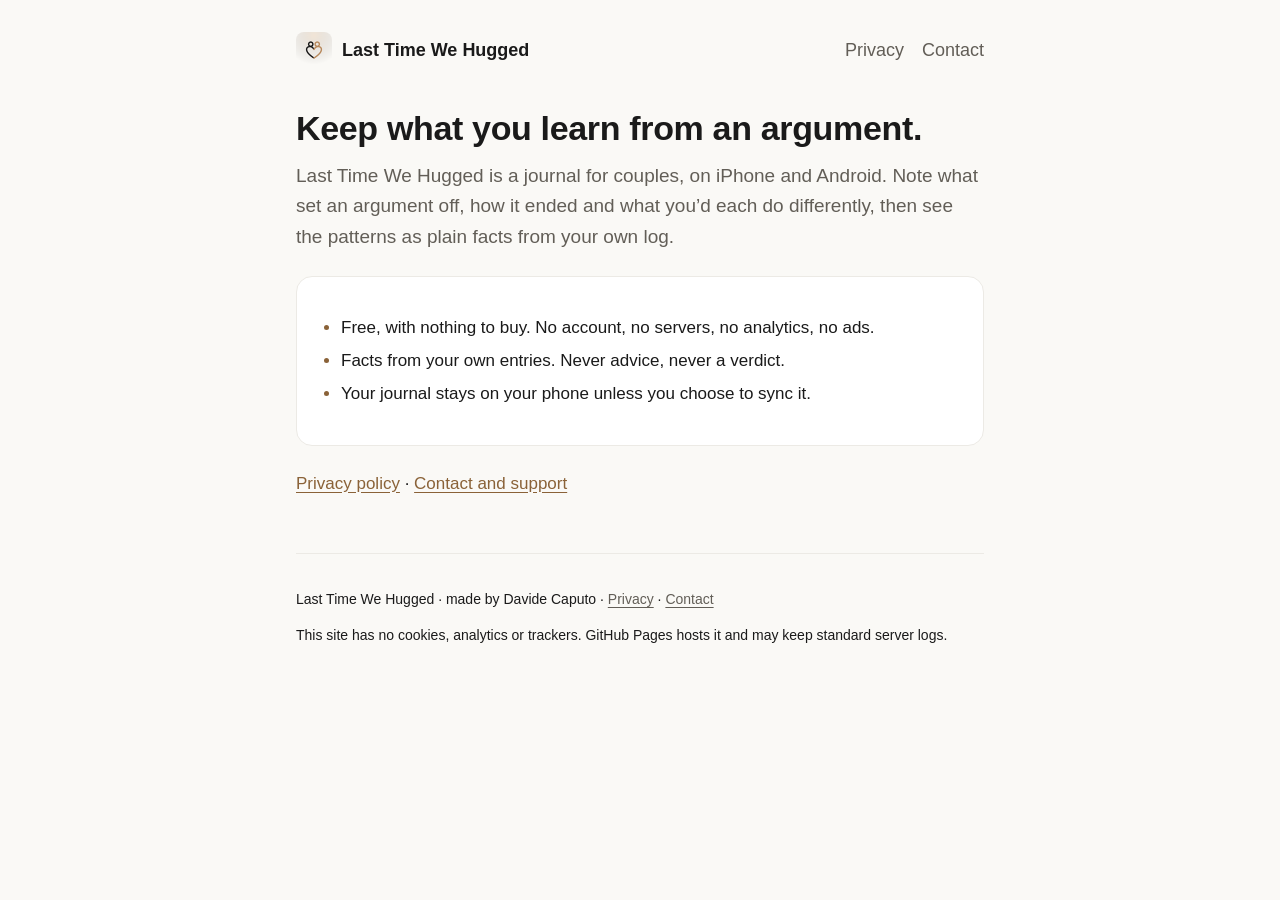
<file: index.html>
<!doctype html>
<html lang="en-GB">
<head>
<meta charset="utf-8">
<meta name="viewport" content="width=device-width, initial-scale=1">
<title>Last Time We Hugged: a private journal for couples</title>
<meta name="description" content="A private journal for couples to log arguments, on iPhone and Android. Free, no account, and everything stays on your phone.">
<meta name="color-scheme" content="light dark">
<link rel="canonical" href="https://caputodavide93.github.io/last-time-we-hugged-site/">
<meta property="og:type" content="website">
<meta property="og:site_name" content="Last Time We Hugged">
<meta property="og:title" content="Last Time We Hugged: a private journal for couples">
<meta property="og:description" content="A private journal for couples to log arguments, on iPhone and Android. Free, no account, and everything stays on your phone.">
<meta property="og:url" content="https://caputodavide93.github.io/last-time-we-hugged-site/">
<meta property="og:image" content="https://caputodavide93.github.io/last-time-we-hugged-site/docs/assets/social-preview.png">
<meta name="twitter:card" content="summary_large_image">
<link rel="stylesheet" href="./assets/site.css">
<link rel="icon" href="./assets/favicon-48.png" type="image/png" sizes="48x48">
<link rel="apple-touch-icon" href="./assets/apple-touch-icon.png">
</head>
<body>
<div class="wrap">
<header class="site">
  <a href="./"><img class="mark" src="./assets/icon-72.png" width="36" height="36" alt=""><span>Last Time We Hugged</span></a>
  <nav class="site" aria-label="Pages">
    <a href="./privacy/">Privacy</a>
    <a href="./contact/">Contact</a>
  </nav>
</header>
<main>
<h1>Keep what you learn from an argument.</h1>
<p class="lede">Last Time We Hugged is a journal for couples, on iPhone and Android. Note what set an argument off, how it ended and what you’d each do differently, then see the patterns as plain facts from your own log.</p>
<div class="card summary">
  <ul>
    <li>Free, with nothing to buy. No account, no servers, no analytics, no ads.</li>
    <li>Facts from your own entries. Never advice, never a verdict.</li>
    <li>Your journal stays on your phone unless you choose to sync it.</li>
  </ul>
</div>
<p><a href="privacy/">Privacy policy</a> · <a href="contact/">Contact and support</a></p>
</main>
<footer class="site">
  <p>Last Time We Hugged · made by Davide Caputo · <a href="./privacy/">Privacy</a> · <a href="./contact/">Contact</a></p>
  <p>This site has no cookies, analytics or trackers. GitHub Pages hosts it and may keep standard server logs.</p>
</footer>
</div>
</body>
</html>
</file>
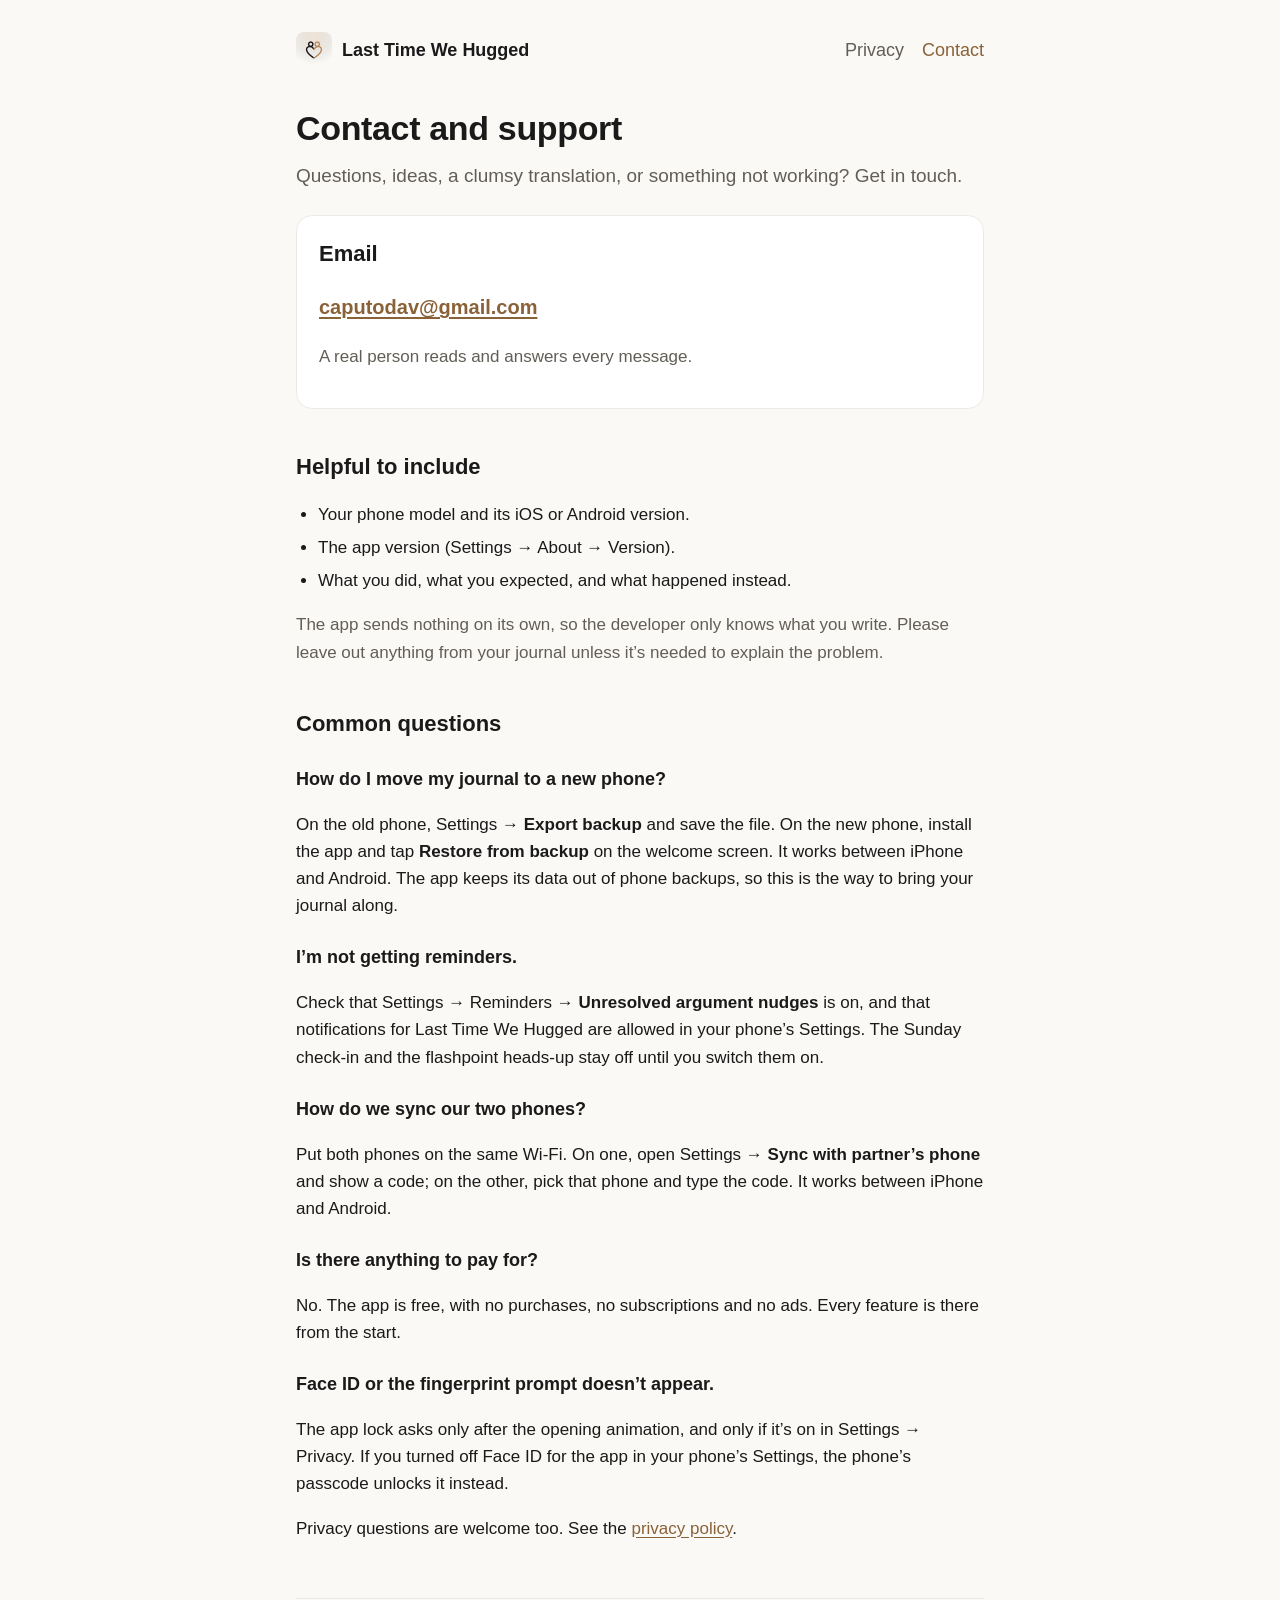
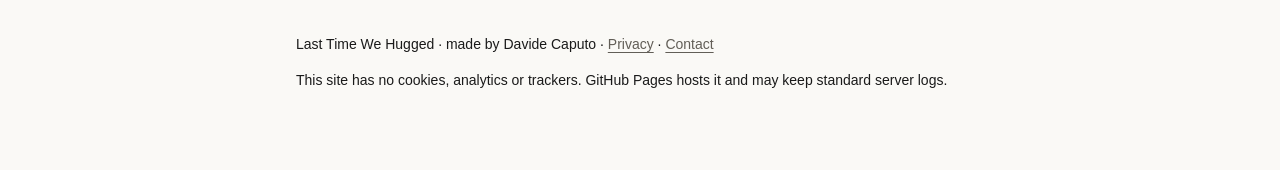
<file: contact/index.html>
<!doctype html>
<html lang="en-GB">
<head>
<meta charset="utf-8">
<meta name="viewport" content="width=device-width, initial-scale=1">
<title>Contact · Last Time We Hugged</title>
<meta name="description" content="Contact and support for Last Time We Hugged.">
<meta name="color-scheme" content="light dark">
<link rel="canonical" href="https://caputodavide93.github.io/last-time-we-hugged-site/contact/">
<meta property="og:type" content="website">
<meta property="og:site_name" content="Last Time We Hugged">
<meta property="og:title" content="Contact · Last Time We Hugged">
<meta property="og:description" content="Contact and support for Last Time We Hugged.">
<meta property="og:url" content="https://caputodavide93.github.io/last-time-we-hugged-site/contact/">
<meta property="og:image" content="https://caputodavide93.github.io/last-time-we-hugged-site/docs/assets/social-preview.png">
<meta name="twitter:card" content="summary_large_image">
<link rel="stylesheet" href="../assets/site.css">
<link rel="icon" href="../assets/favicon-48.png" type="image/png" sizes="48x48">
<link rel="apple-touch-icon" href="../assets/apple-touch-icon.png">
</head>
<body>
<div class="wrap">
<header class="site">
  <a href="../"><img class="mark" src="../assets/icon-72.png" width="36" height="36" alt=""><span>Last Time We Hugged</span></a>
  <nav class="site" aria-label="Pages">
    <a href="../privacy/">Privacy</a>
    <a href="../contact/" aria-current="page">Contact</a>
  </nav>
</header>
<main>
<h1>Contact and support</h1>
<p class="lede">Questions, ideas, a clumsy translation, or something not working? Get in touch.</p>

<div class="card">
  <h2>Email</h2>
  <p class="email" id="support-email"><a href="mailto:caputodav@gmail.com?subject=Last%20Time%20We%20Hugged">caputodav@gmail.com</a></p>
  <p class="muted">A real person reads and answers every message.</p>
</div>

<h2>Helpful to include</h2>
<ul>
  <li>Your phone model and its iOS or Android version.</li>
  <li>The app version (Settings → About → Version).</li>
  <li>What you did, what you expected, and what happened instead.</li>
</ul>
<p class="muted">The app sends nothing on its own, so the developer only knows what you write. Please leave out anything from your journal unless it’s needed to explain the problem.</p>

<h2>Common questions</h2>
<h3>How do I move my journal to a new phone?</h3>
<p>On the old phone, Settings → <strong>Export backup</strong> and save the file. On the new phone, install the app and tap <strong>Restore from backup</strong> on the welcome screen. It works between iPhone and Android. The app keeps its data out of phone backups, so this is the way to bring your journal along.</p>
<h3>I’m not getting reminders.</h3>
<p>Check that Settings → Reminders → <strong>Unresolved argument nudges</strong> is on, and that notifications for Last Time We Hugged are allowed in your phone’s Settings. The Sunday check-in and the flashpoint heads-up stay off until you switch them on.</p>
<h3>How do we sync our two phones?</h3>
<p>Put both phones on the same Wi-Fi. On one, open Settings → <strong>Sync with partner’s phone</strong> and show a code; on the other, pick that phone and type the code. It works between iPhone and Android.</p>
<h3>Is there anything to pay for?</h3>
<p>No. The app is free, with no purchases, no subscriptions and no ads. Every feature is there from the start.</p>
<h3>Face ID or the fingerprint prompt doesn’t appear.</h3>
<p>The app lock asks only after the opening animation, and only if it’s on in Settings → Privacy. If you turned off Face ID for the app in your phone’s Settings, the phone’s passcode unlocks it instead.</p>

<p>Privacy questions are welcome too. See the <a href="../privacy/">privacy policy</a>.</p>
</main>
<footer class="site">
  <p>Last Time We Hugged · made by Davide Caputo · <a href="../privacy/">Privacy</a> · <a href="../contact/">Contact</a></p>
  <p>This site has no cookies, analytics or trackers. GitHub Pages hosts it and may keep standard server logs.</p>
</footer>
</div>
</body>
</html>
</file>
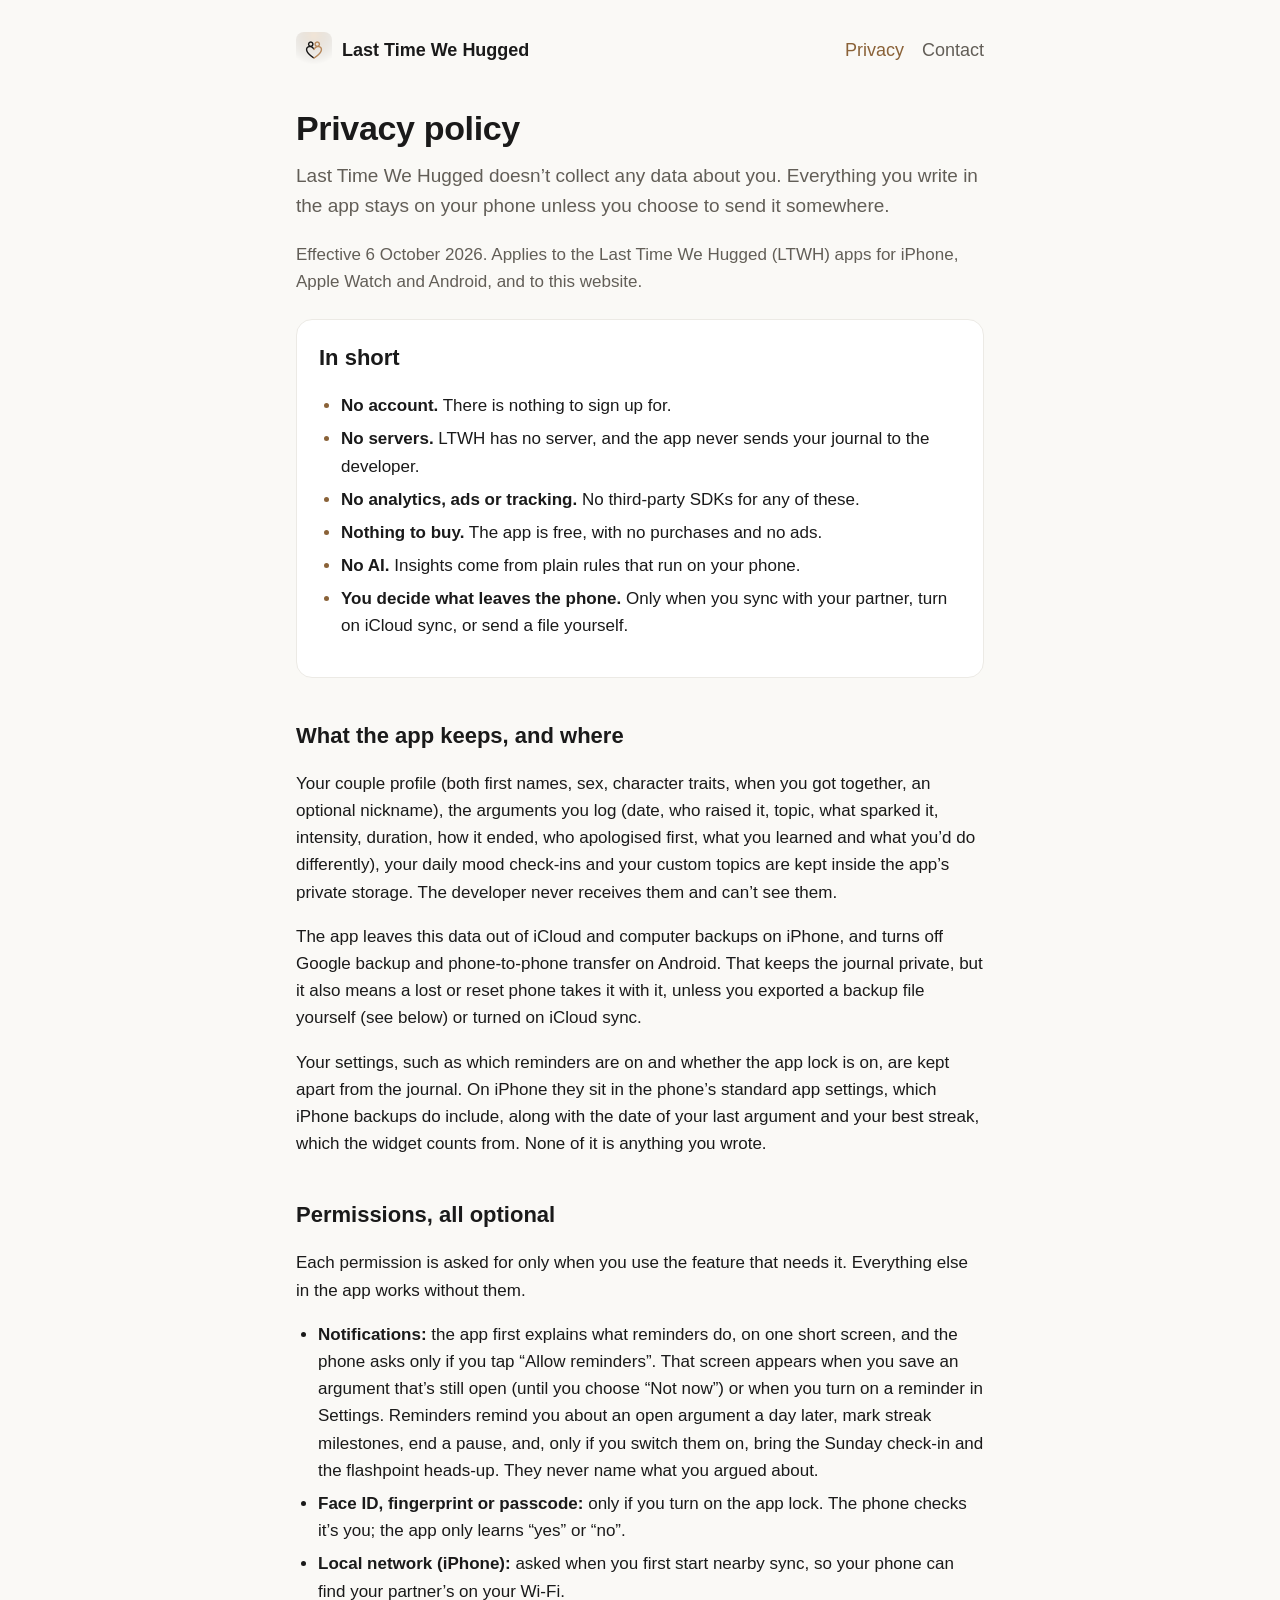
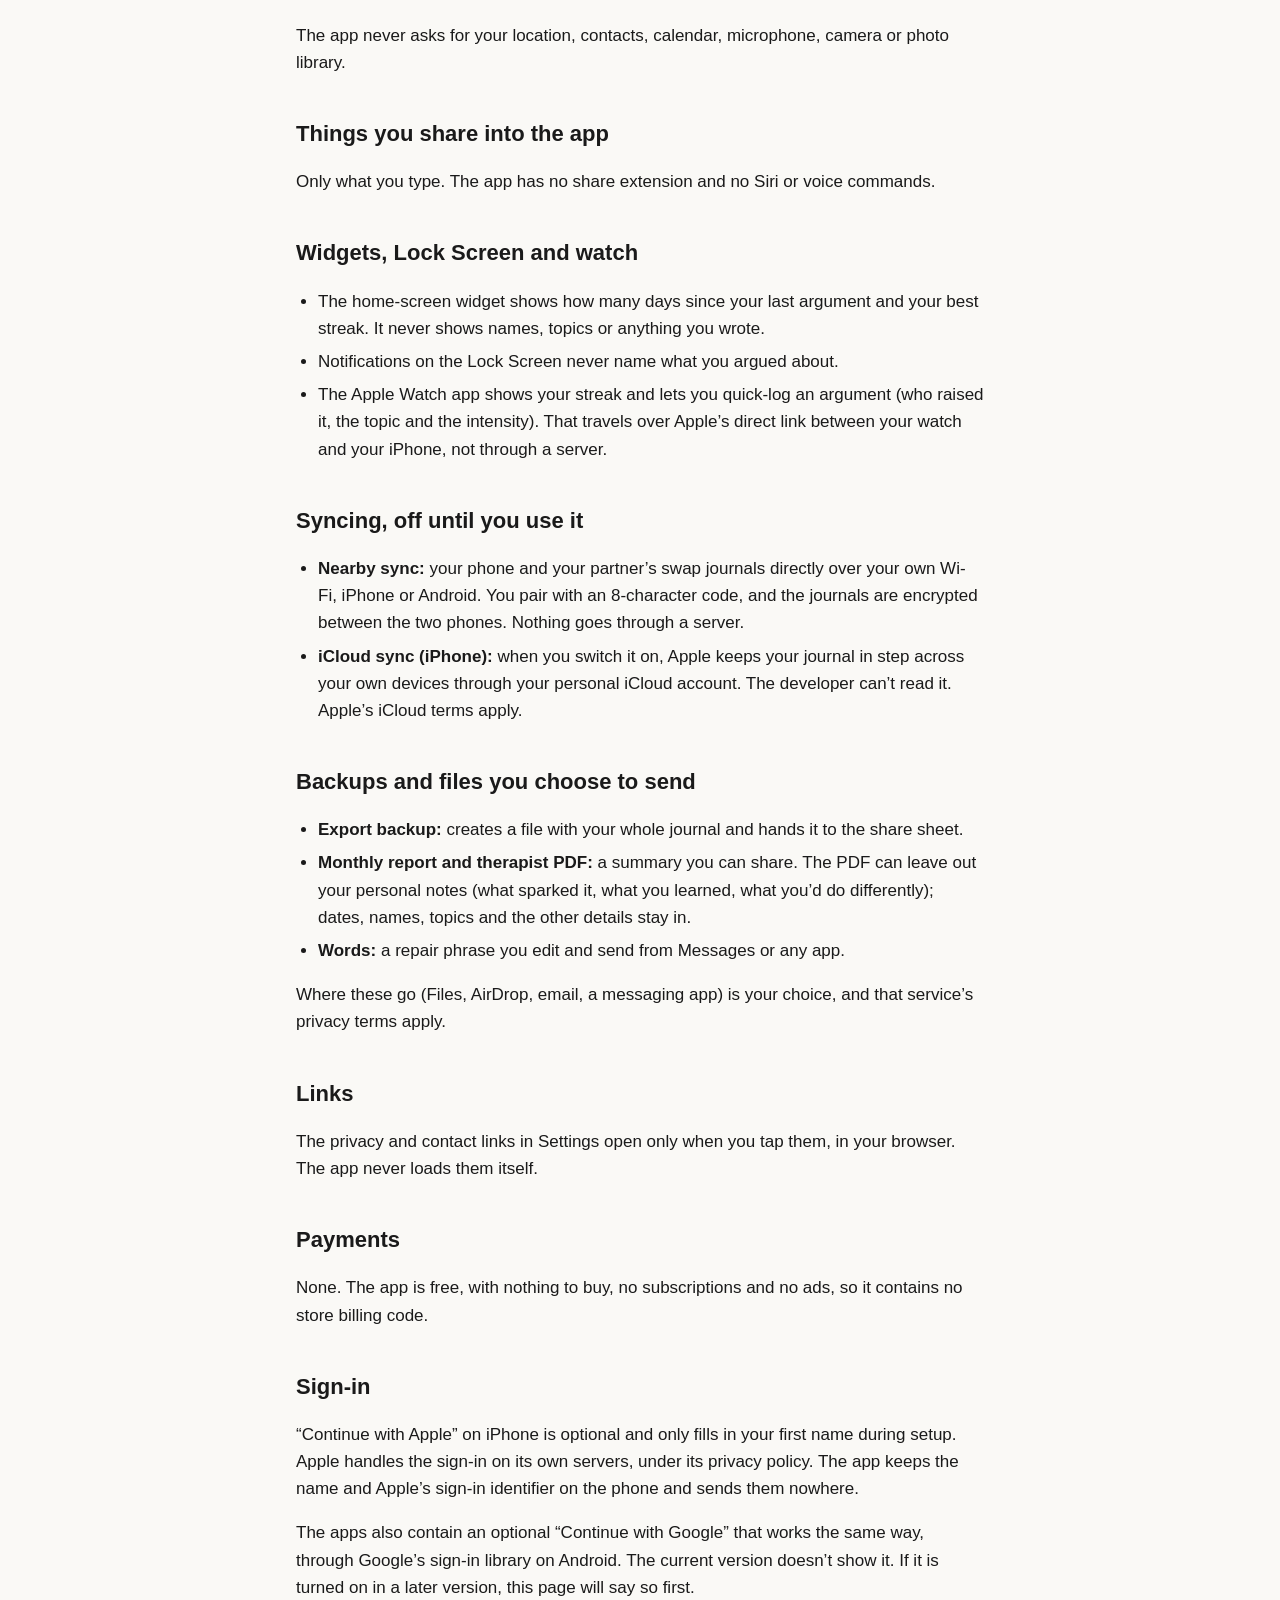
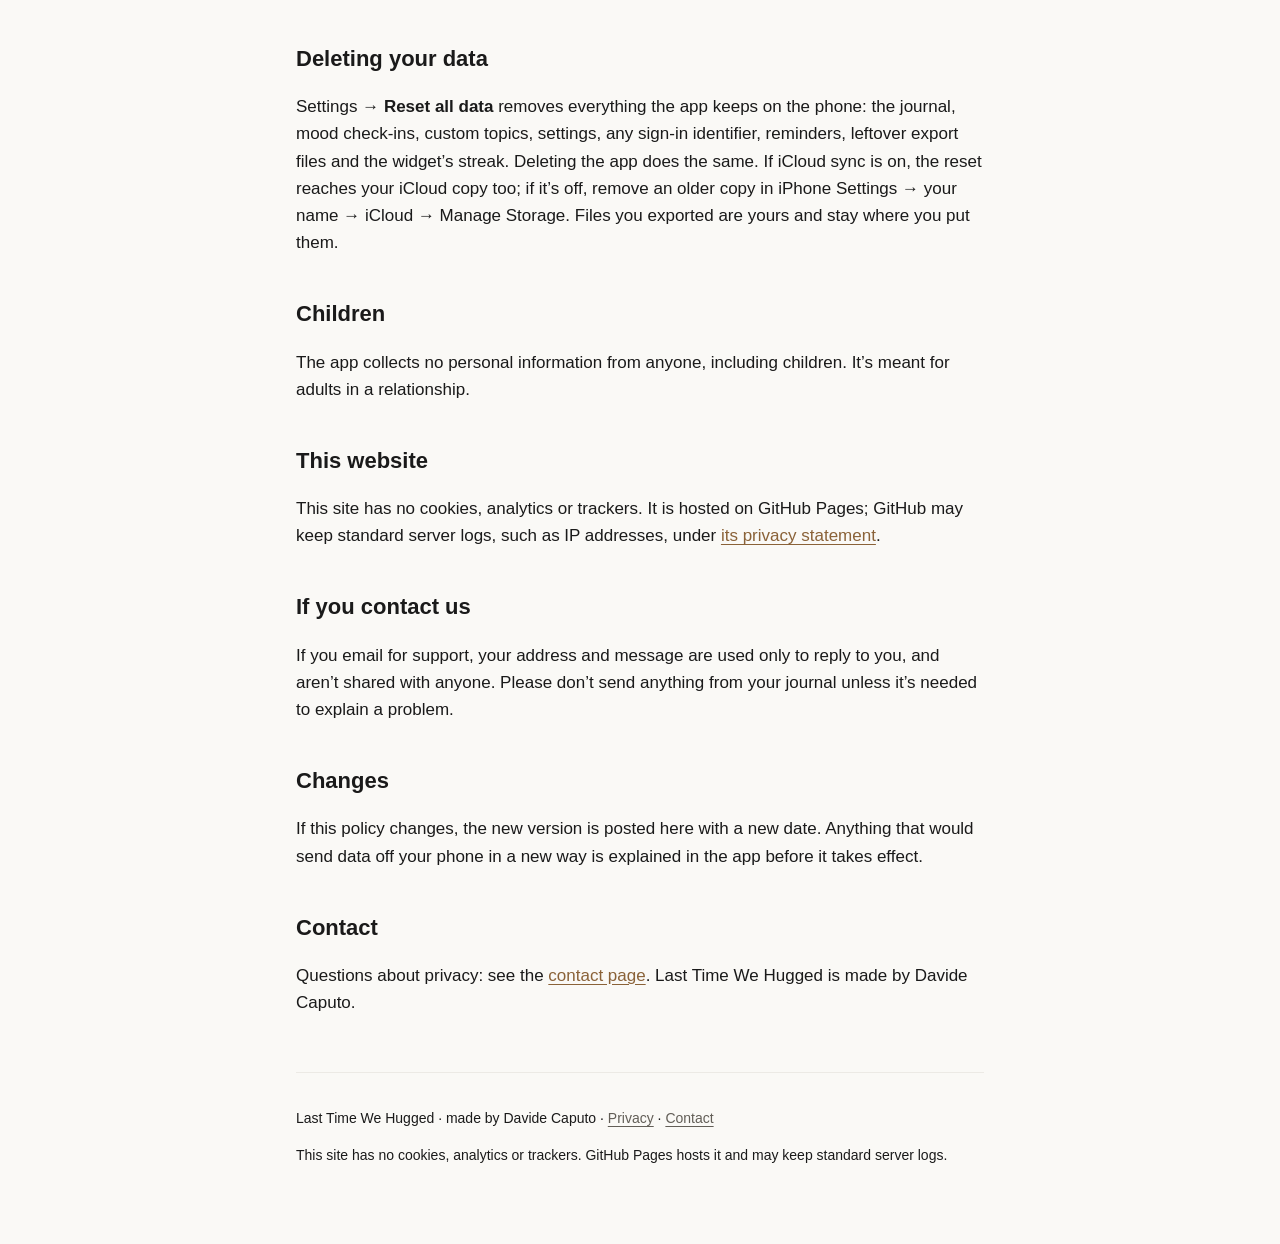
<file: privacy/index.html>
<!doctype html>
<html lang="en-GB">
<head>
<meta charset="utf-8">
<meta name="viewport" content="width=device-width, initial-scale=1">
<title>Privacy policy · Last Time We Hugged</title>
<meta name="description" content="Last Time We Hugged collects no data. Your journal stays on your phone.">
<meta name="color-scheme" content="light dark">
<link rel="canonical" href="https://caputodavide93.github.io/last-time-we-hugged-site/privacy/">
<meta property="og:type" content="website">
<meta property="og:site_name" content="Last Time We Hugged">
<meta property="og:title" content="Privacy policy · Last Time We Hugged">
<meta property="og:description" content="Last Time We Hugged collects no data. Your journal stays on your phone.">
<meta property="og:url" content="https://caputodavide93.github.io/last-time-we-hugged-site/privacy/">
<meta property="og:image" content="https://caputodavide93.github.io/last-time-we-hugged-site/docs/assets/social-preview.png">
<meta name="twitter:card" content="summary_large_image">
<link rel="stylesheet" href="../assets/site.css">
<link rel="icon" href="../assets/favicon-48.png" type="image/png" sizes="48x48">
<link rel="apple-touch-icon" href="../assets/apple-touch-icon.png">
</head>
<body>
<div class="wrap">
<header class="site">
  <a href="../"><img class="mark" src="../assets/icon-72.png" width="36" height="36" alt=""><span>Last Time We Hugged</span></a>
  <nav class="site" aria-label="Pages">
    <a href="../privacy/" aria-current="page">Privacy</a>
    <a href="../contact/">Contact</a>
  </nav>
</header>
<main>
<!-- Every sentence must be true of the app. The technical source is docs/privacy.md in the
     app repository; change both together and re-check before each release. -->
<h1>Privacy policy</h1>
<p class="lede">Last Time We Hugged doesn’t collect any data about you. Everything you write in the app stays on your phone unless you choose to send it somewhere.</p>
<p class="muted">Effective 6 October 2026. Applies to the Last Time We Hugged (LTWH) apps for iPhone, Apple Watch and Android, and to this website.</p>

<div class="card summary">
  <h2>In short</h2>
  <ul>
    <li><strong>No account.</strong> There is nothing to sign up for.</li>
    <li><strong>No servers.</strong> LTWH has no server, and the app never sends your journal to the developer.</li>
    <li><strong>No analytics, ads or tracking.</strong> No third-party SDKs for any of these.</li>
    <li><strong>Nothing to buy.</strong> The app is free, with no purchases and no ads.</li>
    <li><strong>No AI.</strong> Insights come from plain rules that run on your phone.</li>
    <li><strong>You decide what leaves the phone.</strong> Only when you sync with your partner, turn on iCloud sync, or send a file yourself.</li>
  </ul>
</div>

<h2>What the app keeps, and where</h2>
<p>Your couple profile (both first names, sex, character traits, when you got together, an optional nickname), the arguments you log (date, who raised it, topic, what sparked it, intensity, duration, how it ended, who apologised first, what you learned and what you’d do differently), your daily mood check-ins and your custom topics are kept inside the app’s private storage. The developer never receives them and can’t see them.</p>
<p>The app leaves this data out of iCloud and computer backups on iPhone, and turns off Google backup and phone-to-phone transfer on Android. That keeps the journal private, but it also means a lost or reset phone takes it with it, unless you exported a backup file yourself (see below) or turned on iCloud sync.</p>
<p>Your settings, such as which reminders are on and whether the app lock is on, are kept apart from the journal. On iPhone they sit in the phone’s standard app settings, which iPhone backups do include, along with the date of your last argument and your best streak, which the widget counts from. None of it is anything you wrote.</p>

<h2>Permissions, all optional</h2>
<p>Each permission is asked for only when you use the feature that needs it. Everything else in the app works without them.</p>
<ul>
  <li><strong>Notifications:</strong> the app first explains what reminders do, on one short screen, and the phone asks only if you tap “Allow reminders”. That screen appears when you save an argument that’s still open (until you choose “Not now”) or when you turn on a reminder in Settings. Reminders remind you about an open argument a day later, mark streak milestones, end a pause, and, only if you switch them on, bring the Sunday check-in and the flashpoint heads-up. They never name what you argued about.</li>
  <li><strong>Face ID, fingerprint or passcode:</strong> only if you turn on the app lock. The phone checks it’s you; the app only learns “yes” or “no”.</li>
  <li><strong>Local network (iPhone):</strong> asked when you first start nearby sync, so your phone can find your partner’s on your Wi-Fi.</li>
</ul>
<p>The app never asks for your location, contacts, calendar, microphone, camera or photo library.</p>

<h2>Things you share into the app</h2>
<p>Only what you type. The app has no share extension and no Siri or voice commands.</p>

<h2>Widgets, Lock Screen and watch</h2>
<ul>
  <li>The home-screen widget shows how many days since your last argument and your best streak. It never shows names, topics or anything you wrote.</li>
  <li>Notifications on the Lock Screen never name what you argued about.</li>
  <li>The Apple Watch app shows your streak and lets you quick-log an argument (who raised it, the topic and the intensity). That travels over Apple’s direct link between your watch and your iPhone, not through a server.</li>
</ul>

<h2>Syncing, off until you use it</h2>
<ul>
  <li><strong>Nearby sync:</strong> your phone and your partner’s swap journals directly over your own Wi-Fi, iPhone or Android. You pair with an 8-character code, and the journals are encrypted between the two phones. Nothing goes through a server.</li>
  <li><strong>iCloud sync (iPhone):</strong> when you switch it on, Apple keeps your journal in step across your own devices through your personal iCloud account. The developer can’t read it. Apple’s iCloud terms apply.</li>
</ul>

<h2>Backups and files you choose to send</h2>
<ul>
  <li><strong>Export backup:</strong> creates a file with your whole journal and hands it to the share sheet.</li>
  <li><strong>Monthly report and therapist PDF:</strong> a summary you can share. The PDF can leave out your personal notes (what sparked it, what you learned, what you’d do differently); dates, names, topics and the other details stay in.</li>
  <li><strong>Words:</strong> a repair phrase you edit and send from Messages or any app.</li>
</ul>
<p>Where these go (Files, AirDrop, email, a messaging app) is your choice, and that service’s privacy terms apply.</p>

<h2>Links</h2>
<p>The privacy and contact links in Settings open only when you tap them, in your browser. The app never loads them itself.</p>

<h2>Payments</h2>
<p>None. The app is free, with nothing to buy, no subscriptions and no ads, so it contains no store billing code.</p>

<h2>Sign-in</h2>
<p>“Continue with Apple” on iPhone is optional and only fills in your first name during setup. Apple handles the sign-in on its own servers, under its privacy policy. The app keeps the name and Apple’s sign-in identifier on the phone and sends them nowhere.</p>
<p>The apps also contain an optional “Continue with Google” that works the same way, through Google’s sign-in library on Android. The current version doesn’t show it. If it is turned on in a later version, this page will say so first.</p>

<h2>Deleting your data</h2>
<p>Settings → <strong>Reset all data</strong> removes everything the app keeps on the phone: the journal, mood check-ins, custom topics, settings, any sign-in identifier, reminders, leftover export files and the widget’s streak. Deleting the app does the same. If iCloud sync is on, the reset reaches your iCloud copy too; if it’s off, remove an older copy in iPhone Settings → your name → iCloud → Manage Storage. Files you exported are yours and stay where you put them.</p>

<h2>Children</h2>
<p>The app collects no personal information from anyone, including children. It’s meant for adults in a relationship.</p>

<h2>This website</h2>
<p>This site has no cookies, analytics or trackers. It is hosted on GitHub Pages; GitHub may keep standard server logs, such as IP addresses, under <a href="https://docs.github.com/site-policy/privacy-policies/github-general-privacy-statement">its privacy statement</a>.</p>

<h2>If you contact us</h2>
<p>If you email for support, your address and message are used only to reply to you, and aren’t shared with anyone. Please don’t send anything from your journal unless it’s needed to explain a problem.</p>

<h2>Changes</h2>
<p>If this policy changes, the new version is posted here with a new date. Anything that would send data off your phone in a new way is explained in the app before it takes effect.</p>

<h2>Contact</h2>
<p>Questions about privacy: see the <a href="../contact/">contact page</a>. Last Time We Hugged is made by Davide Caputo.</p>
</main>
<footer class="site">
  <p>Last Time We Hugged · made by Davide Caputo · <a href="../privacy/">Privacy</a> · <a href="../contact/">Contact</a></p>
  <p>This site has no cookies, analytics or trackers. GitHub Pages hosts it and may keep standard server logs.</p>
</footer>
</div>
</body>
</html>
</file>
<file: assets/site.css>
/* Last Time We Hugged: the app's design-system tokens (docs/design-system.md in the app repo).
   Text colours are the app's muted and bronze, deepened in light mode to pass WCAG AA on paper. */
:root {
  --bg: #faf9f6;
  --surface: #ffffff;
  --text: #1a1a1a;
  --muted: #625e57;
  --accent: #8a6238;
  --accent-soft: #f3ebe1;
  --line: #eceae5;
  color-scheme: light dark;
}
@media (prefers-color-scheme: dark) {
  :root {
    --bg: #151310;
    --surface: #1e1b17;
    --text: #f0ede6;
    --muted: #a8a294;
    --accent: #cfa06f;
    --accent-soft: #2a231b;
    --line: #292620;
  }
}
* { box-sizing: border-box; }
html { -webkit-text-size-adjust: 100%; }
body {
  margin: 0;
  background: var(--bg);
  color: var(--text);
  font: 17px/1.6 -apple-system, BlinkMacSystemFont, "Segoe UI", Roboto, "Helvetica Neue", Arial, sans-serif;
}
.wrap { max-width: 720px; margin: 0 auto; padding: 32px 16px 64px; }
header.site { display: flex; align-items: center; gap: 12px; margin-bottom: 40px; }
header.site a { color: inherit; text-decoration: none; font-weight: 600; font-size: 18px; display: flex; align-items: center; gap: 10px; }
.mark { width: 36px; height: 36px; border-radius: 8px; flex: none; }
nav.site { margin-left: auto; display: flex; gap: 18px; font-size: 15px; white-space: nowrap; }
nav.site a { color: var(--muted); font-weight: 500; }
nav.site a[aria-current="page"] { color: var(--accent); }
h1 { font-size: 34px; line-height: 1.2; margin: 0 0 12px; letter-spacing: -0.01em; }
h2 { font-size: 22px; margin: 40px 0 8px; }
h3 { font-size: 18px; margin: 24px 0 4px; }
p, li { color: var(--text); }
.lede { font-size: 19px; color: var(--muted); margin-top: 0; }
a { color: var(--accent); text-underline-offset: 3px; }
ul { padding-left: 22px; }
li + li { margin-top: 6px; }
.card {
  background: var(--surface);
  border: 1px solid var(--line);
  border-radius: 16px;
  padding: 20px 22px;
  margin: 24px 0;
}
.card h2:first-child, .card h3:first-child { margin-top: 0; }
.summary li::marker { color: var(--accent); }
.pill { display: inline-block; background: var(--accent-soft); color: var(--accent); border-radius: 999px; padding: 2px 12px; font-size: 14px; font-weight: 600; }
.email { font-size: 20px; font-weight: 600; word-break: break-all; }
.muted { color: var(--muted); }
footer.site { margin-top: 56px; padding-top: 20px; border-top: 1px solid var(--line); font-size: 14px; color: var(--muted); }
footer.site a { color: var(--muted); }
@media (max-width: 480px) {
  h1 { font-size: 28px; }
  header.site { flex-wrap: wrap; }
  nav.site { margin-left: 0; width: 100%; }
}
</file>
